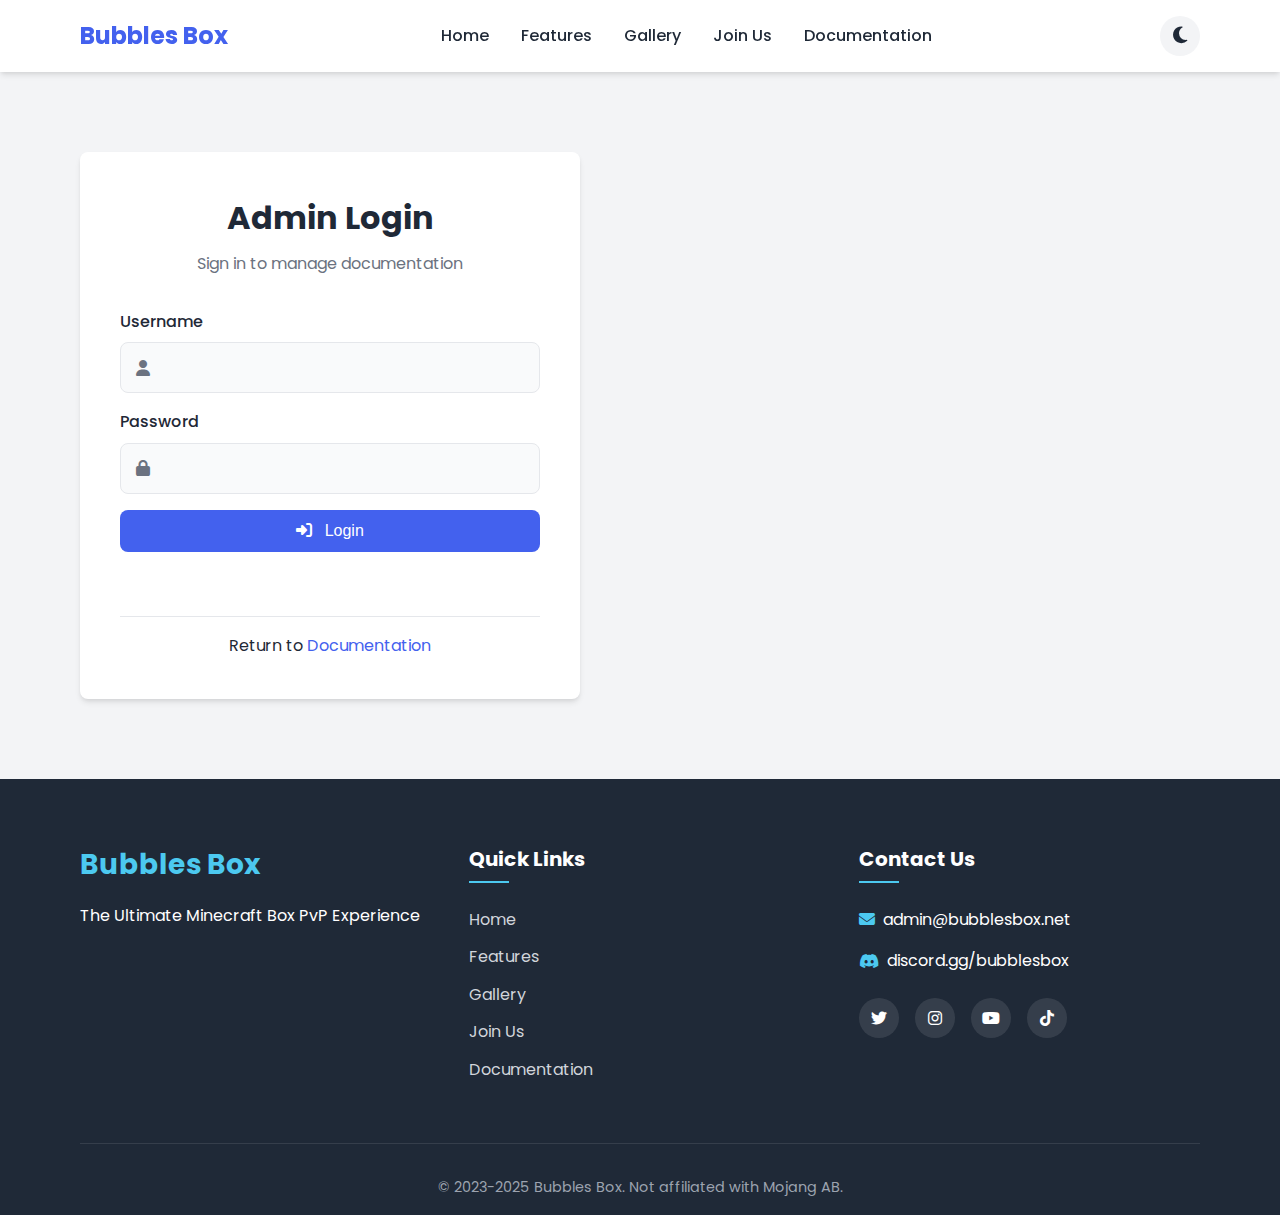
<file: admin-login.html>
<!DOCTYPE html>
<html lang="en">
<head>
    <meta charset="UTF-8">
    <meta name="viewport" content="width=device-width, initial-scale=1.0">
    <title>Admin Login - Bubbles Box</title>
    <link rel="stylesheet" href="styles.css">
    <link rel="stylesheet" href="https://fonts.googleapis.com/css2?family=Poppins:wght@300;400;500;600;700&display=swap">
    <link rel="stylesheet" href="https://cdnjs.cloudflare.com/ajax/libs/font-awesome/6.4.0/css/all.min.css">
</head>
<body>
    <header>
    <nav class="navbar">
        <div class="container">
            <a href="index.html" class="logo">Bubbles Box</a>
            <ul class="nav-menu">
                <li><a href="index.html" class="nav-link">Home</a></li>
                <li><a href="index.html#features" class="nav-link">Features</a></li>
                <li><a href="index.html#gallery" class="nav-link">Gallery</a></li>
                <li><a href="index.html#join" class="nav-link">Join Us</a></li>
                <li><a href="documentation.html" class="nav-link">Documentation</a></li>
            </ul>
            <div class="nav-actions">
                <button id="theme-toggle" class="theme-toggle">
                    <i class="fas fa-moon"></i>
                </button>
                <div class="hamburger">
                    <span class="bar"></span>
                    <span class="bar"></span>
                    <span class="bar"></span>
                </div>
            </div>
        </div>
    </nav>
</header>

    <section class="login-section section">
        <div class="container">
            <div class="login-container">
                <div class="login-header">
                    <h2>Admin Login</h2>
                    <p>Sign in to manage documentation</p>
                </div>
                <form id="login-form" class="login-form">
                    <div class="form-group">
                        <label for="username">Username</label>
                        <div class="input-with-icon">
                            <i class="fas fa-user"></i>
                            <input type="text" id="username" name="username" required>
                        </div>
                    </div>
                    <div class="form-group">
                        <label for="password">Password</label>
                        <div class="input-with-icon">
                            <i class="fas fa-lock"></i>
                            <input type="password" id="password" name="password" required>
                        </div>
                    </div>
                    <div class="form-group">
                        <button type="submit" class="btn btn-primary btn-block">
                            <i class="fas fa-sign-in-alt"></i> Login
                        </button>
                    </div>
                    <div id="login-message" class="login-message"></div>
                </form>
                <div class="login-footer">
                    <p>Return to <a href="documentation.html">Documentation</a></p>
                </div>
            </div>
        </div>
    </section>

    <footer class="footer">
        <div class="container">
            <div class="footer-content">
                <div class="footer-logo">
                    <h2>Bubbles Box</h2>
                    <p>The Ultimate Minecraft Box PvP Experience</p>
                </div>
                <div class="footer-links">
                    <h3>Quick Links</h3>
                    <ul>
                        <li><a href="index.html">Home</a></li>
                        <li><a href="index.html#features">Features</a></li>
                        <li><a href="index.html#gallery">Gallery</a></li>
                        <li><a href="index.html#join">Join Us</a></li>
                        <li><a href="documentation.html">Documentation</a></li>
                    </ul>
                </div>
                <div class="footer-contact">
                    <h3>Contact Us</h3>
                    <p><i class="fas fa-envelope"></i> admin@bubblesbox.net</p>
                    <p><i class="fab fa-discord"></i> discord.gg/bubblesbox</p>
                    <div class="social-icons">
                        <a href="#"><i class="fab fa-twitter"></i></a>
                        <a href="#"><i class="fab fa-instagram"></i></a>
                        <a href="#"><i class="fab fa-youtube"></i></a>
                        <a href="#"><i class="fab fa-tiktok"></i></a>
                    </div>
                </div>
            </div>
            <div class="footer-bottom">
                <p>&copy; 2023-2025 Bubbles Box. Not affiliated with Mojang AB.</p>
            </div>
        </div>
    </footer>

    <script src="admin.js"></script>
    <script src="script.js"></script>
</body>
</html>
</file>
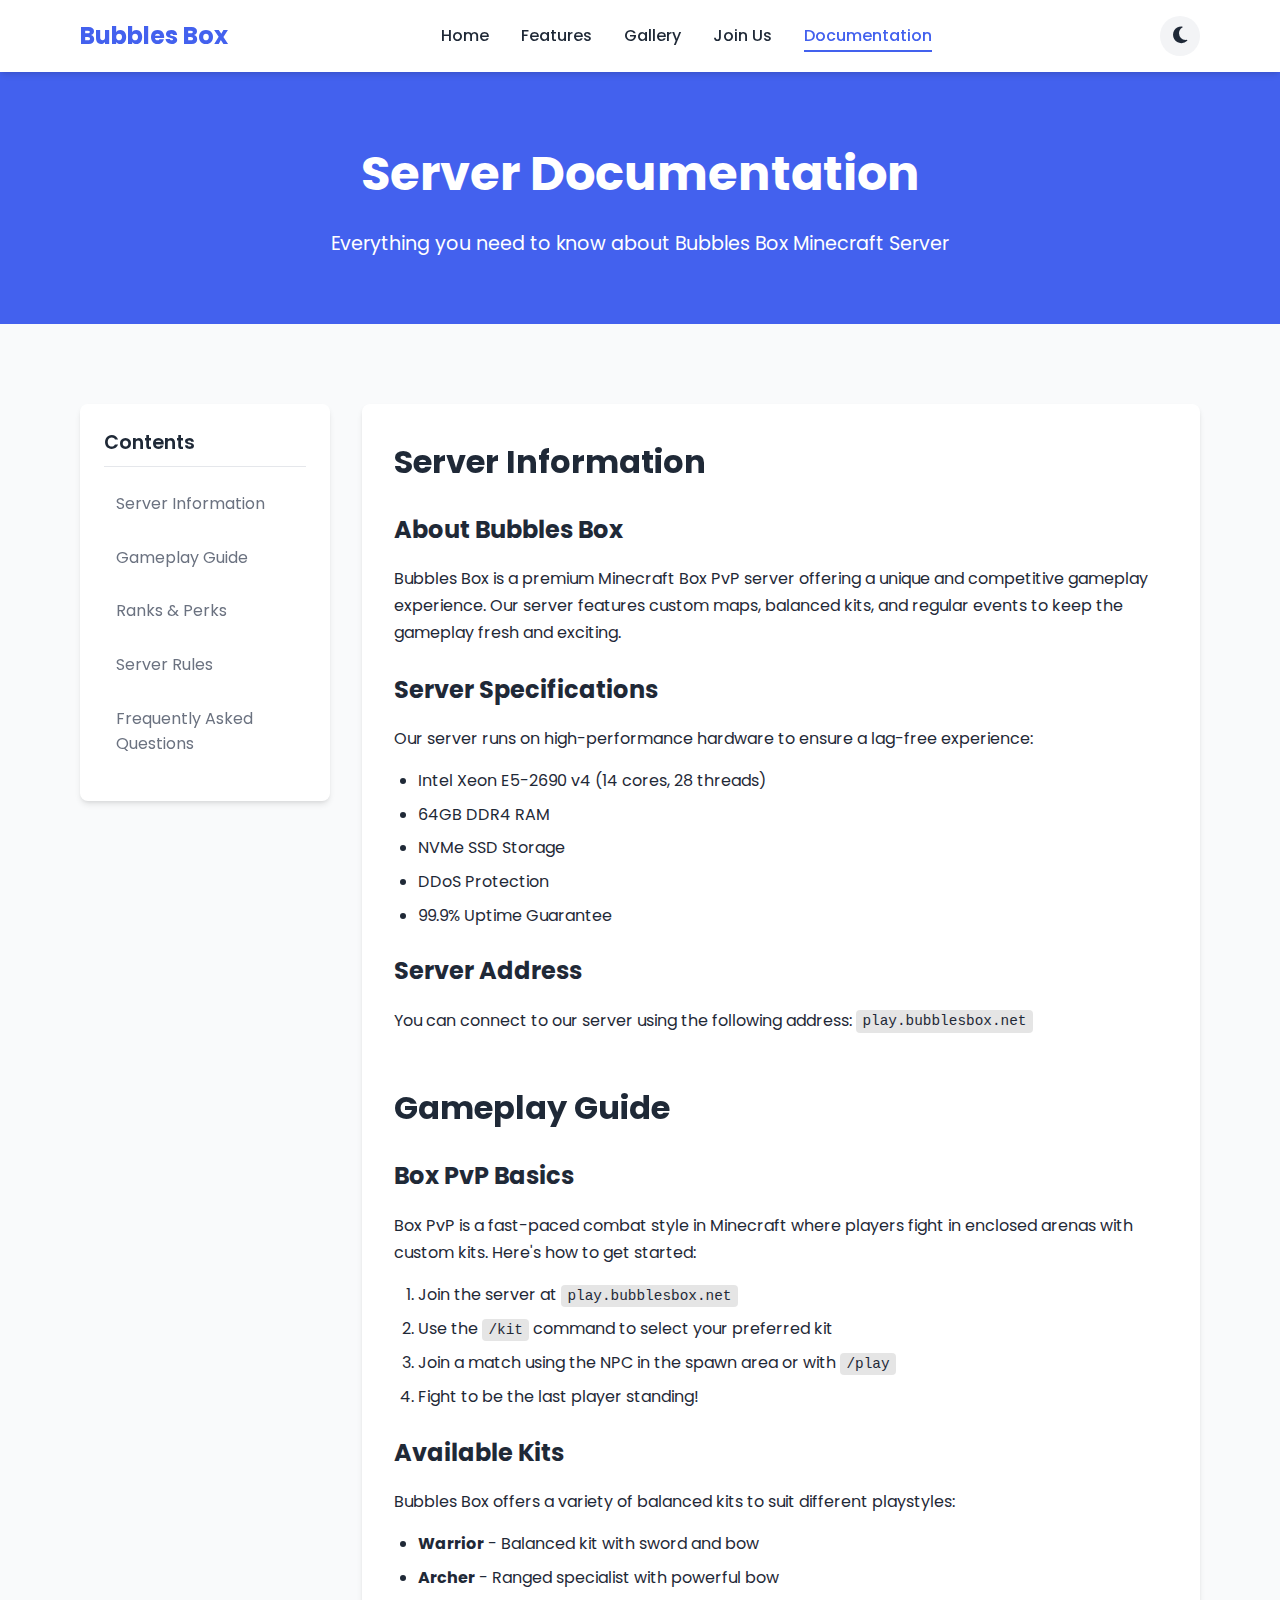
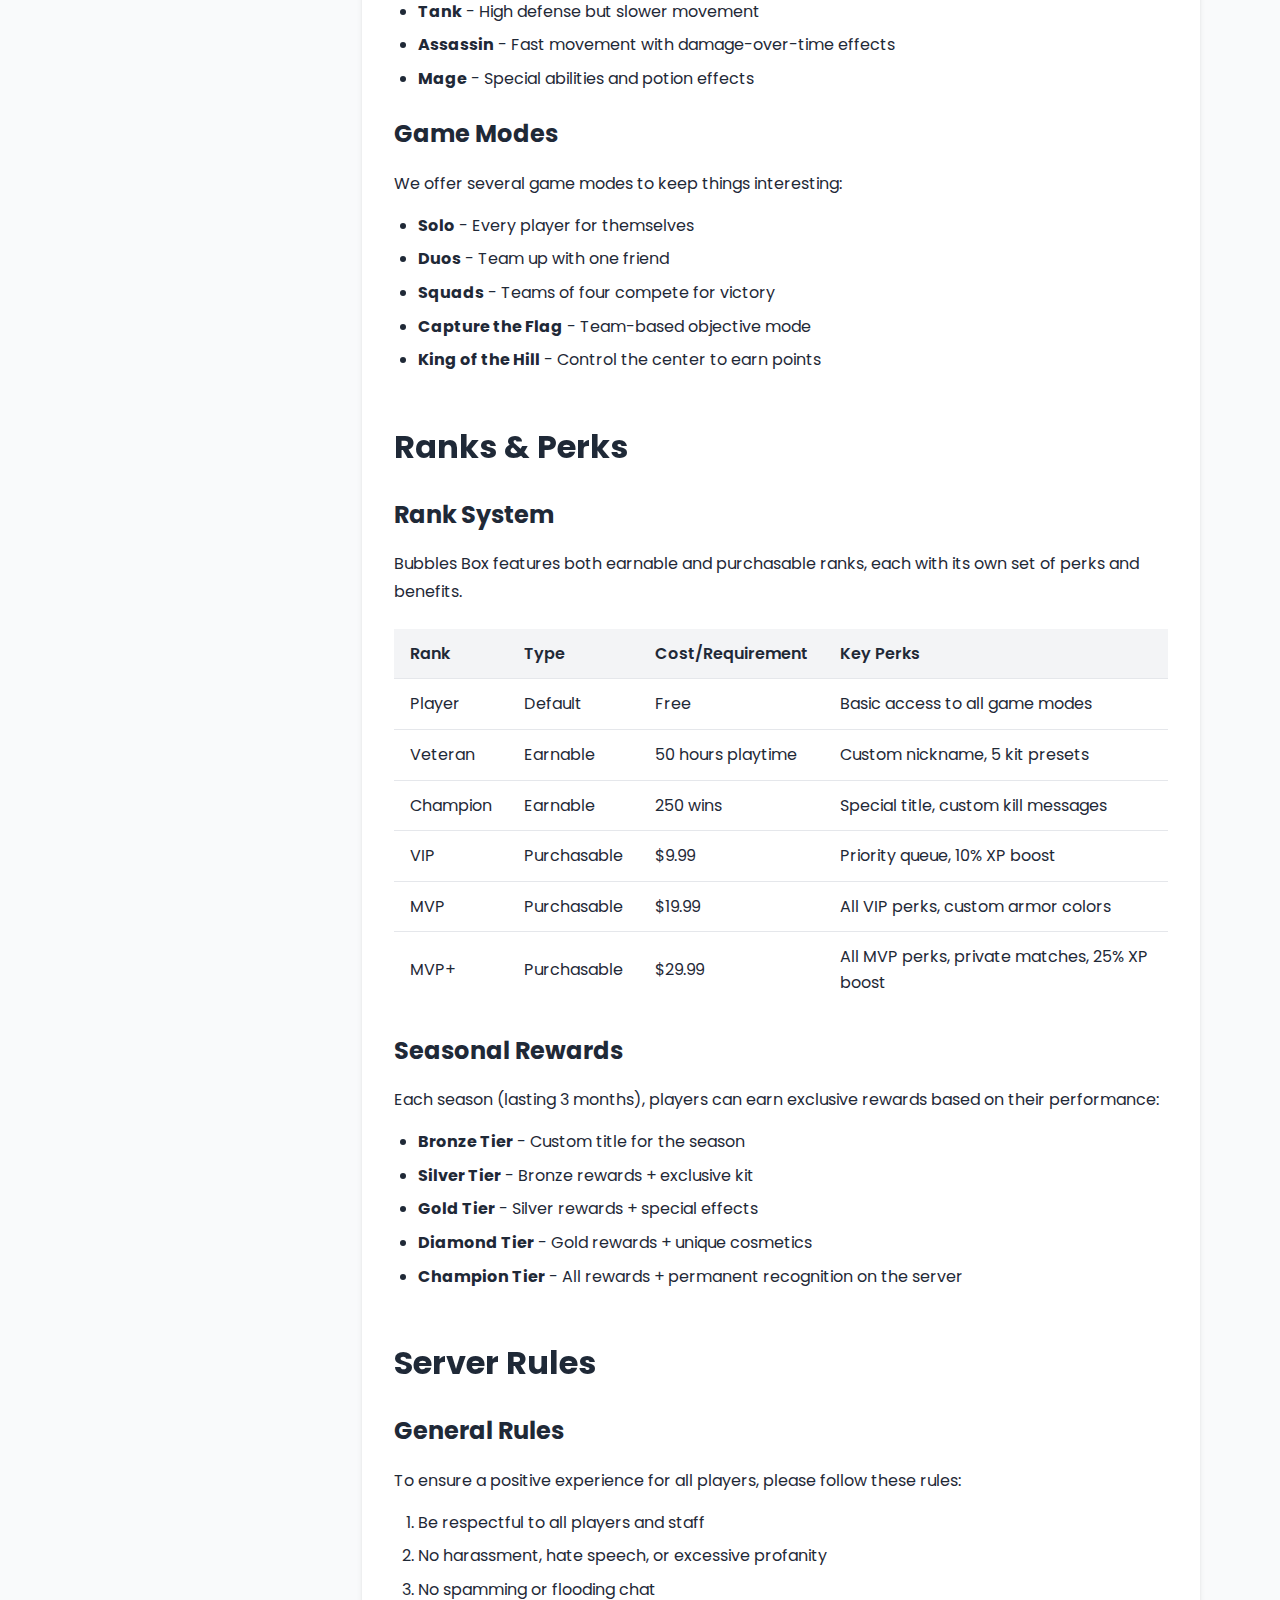
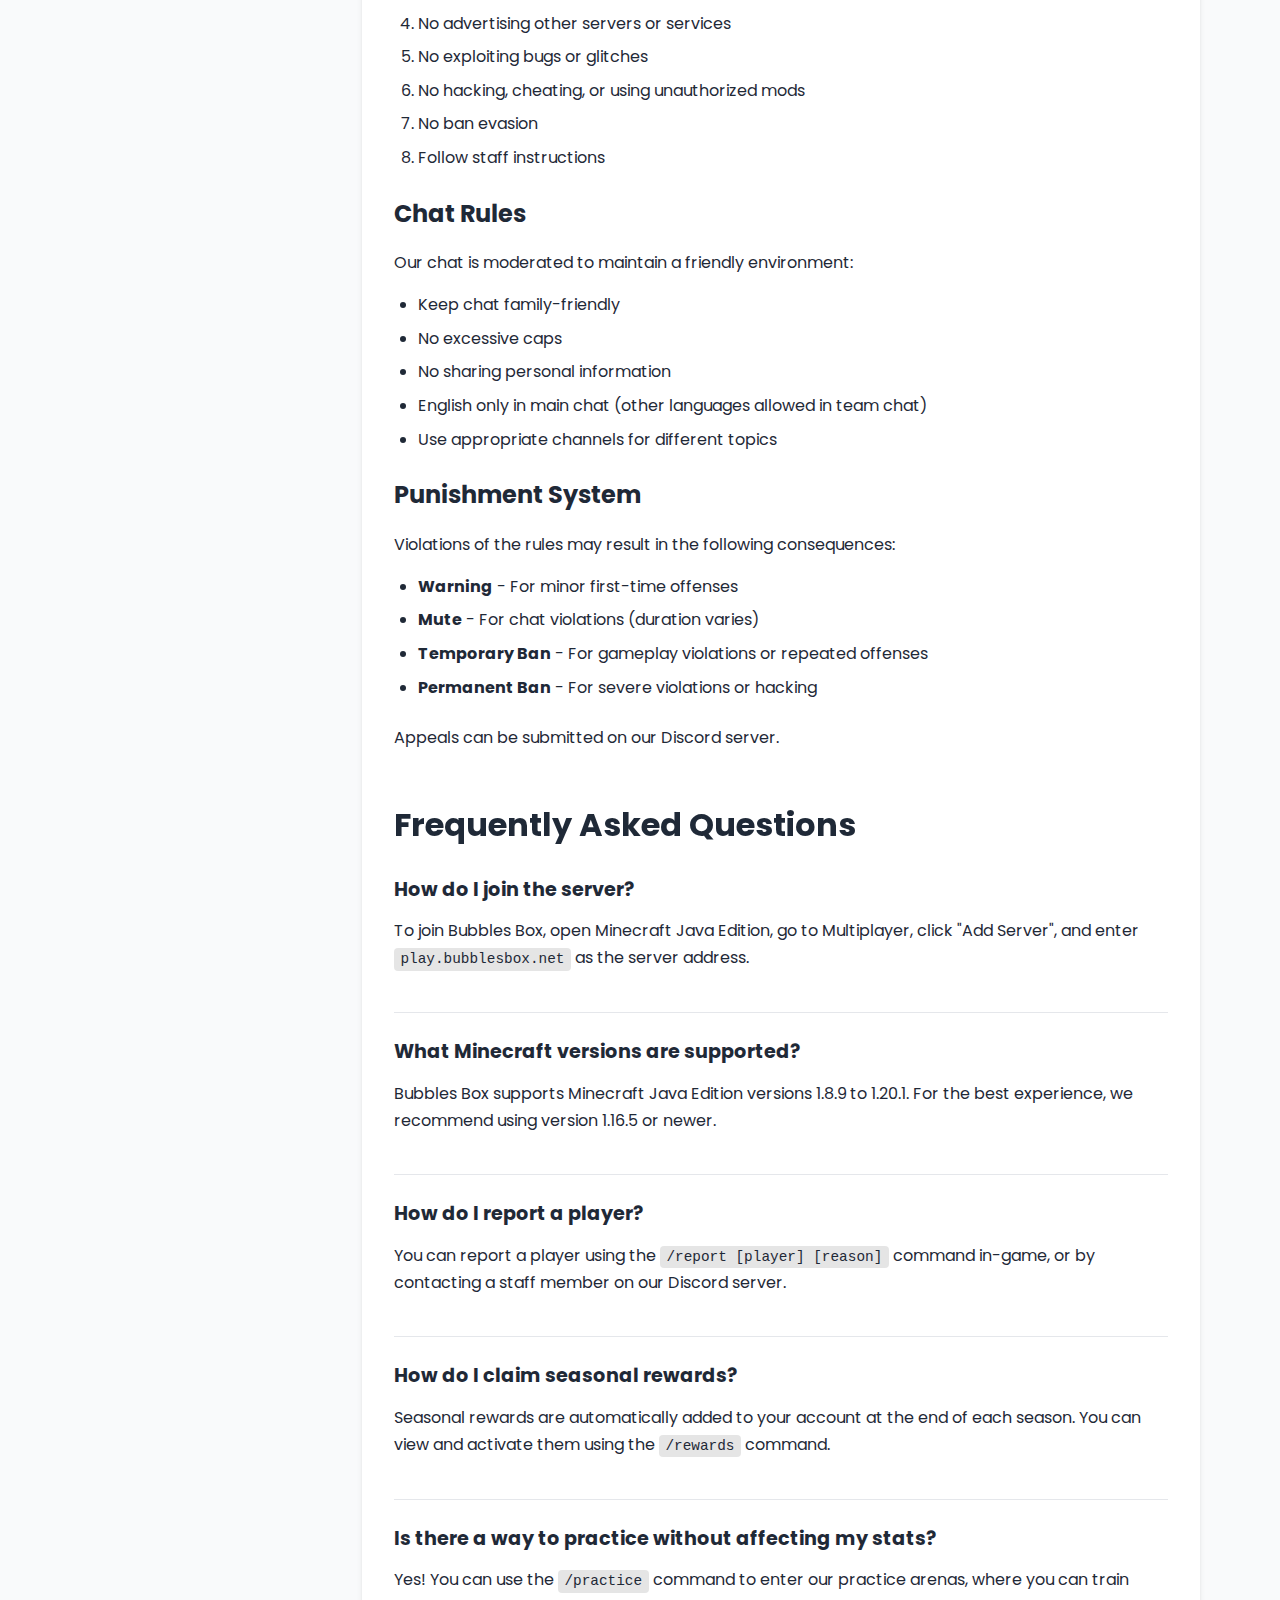
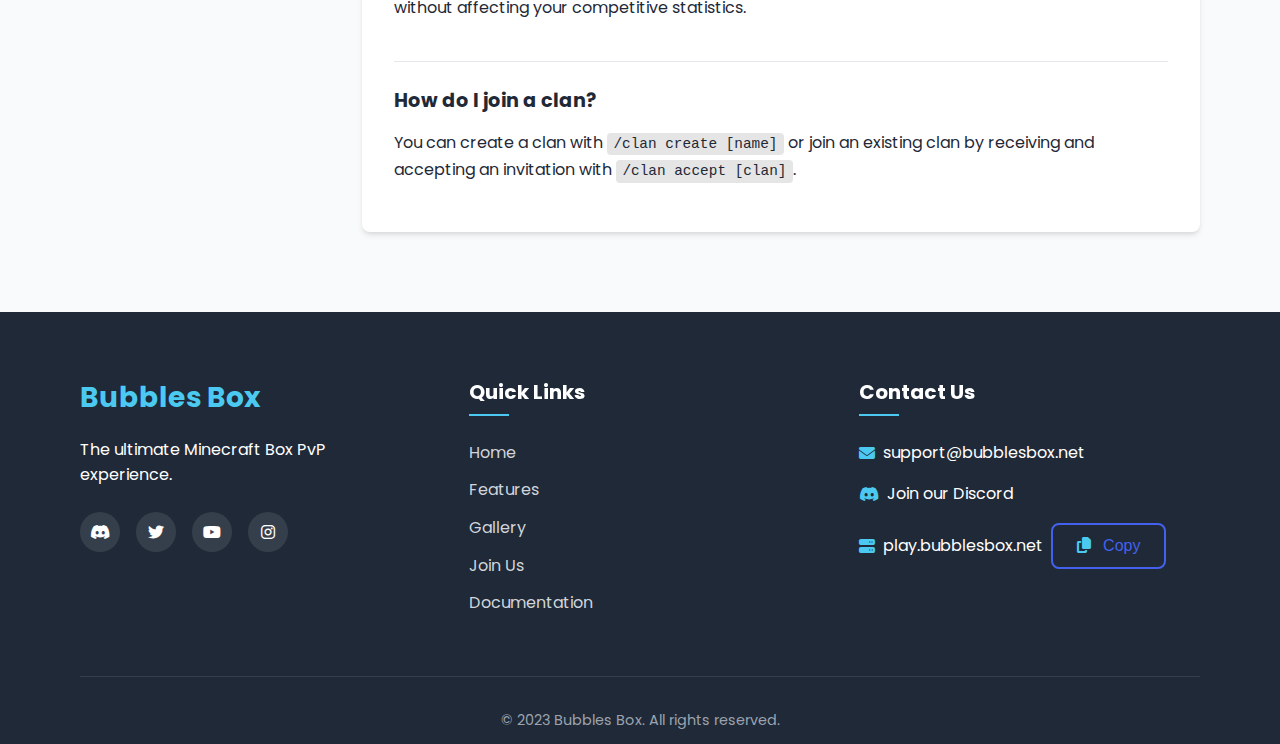
<file: documentation.html>
<!DOCTYPE html>
<html lang="en">
<head>
    <meta charset="UTF-8">
    <meta name="viewport" content="width=device-width, initial-scale=1.0">
    <title>Documentation - Bubbles Box Minecraft Server</title>
    <link rel="stylesheet" href="https://cdnjs.cloudflare.com/ajax/libs/font-awesome/6.4.0/css/all.min.css">
    <link href="https://fonts.googleapis.com/css2?family=Poppins:wght@300;400;500;600;700&display=swap" rel="stylesheet">
    <link rel="stylesheet" href="styles.css">
</head>
<body>
    <header>
        <nav class="navbar">
            <div class="container">
                <a href="index.html" class="logo">Bubbles Box</a>
                <ul class="nav-menu">
                    <li><a href="index.html" class="nav-link">Home</a></li>
                    <li><a href="index.html#features" class="nav-link">Features</a></li>
                    <li><a href="index.html#gallery" class="nav-link">Gallery</a></li>
                    <li><a href="index.html#join" class="nav-link">Join Us</a></li>
                    <li><a href="documentation.html" class="nav-link active">Documentation</a></li>
                </ul>
                <div class="nav-actions">
                    <button id="theme-toggle" class="theme-toggle">
                        <i class="fas fa-moon"></i>
                    </button>
                    <div class="hamburger">
                        <span class="bar"></span>
                        <span class="bar"></span>
                        <span class="bar"></span>
                    </div>
                </div>
            </div>
        </nav>
    </header>

    <!-- Admin Bar will be inserted here by JavaScript if user is admin -->

    <section class="documentation-hero">
        <div class="container">
            <h1>Server Documentation</h1>
            <p>Everything you need to know about Bubbles Box Minecraft Server</p>
        </div>
    </section>

    <section class="section">
        <div class="container">
            <div class="doc-layout">
                <div class="doc-sidebar">
                    <div class="sidebar-header">
                        <h3>Contents</h3>
                    </div>
                    <ul class="doc-nav">
                        <!-- Navigation will be generated by JavaScript -->
                    </ul>
                    <div class="admin-controls" style="display: none;">
                        <button id="add-section-btn" class="btn btn-primary btn-block">
                            <i class="fas fa-plus"></i> Add Section
                        </button>
                        <button id="export-docs-btn" class="btn btn-secondary btn-block">
                            <i class="fas fa-download"></i> Export Documentation
                        </button>
                        <button id="import-docs-btn" class="btn btn-secondary btn-block">
                            <i class="fas fa-upload"></i> Import Documentation
                        </button>
                        <a href="admin-login.html" class="btn btn-outline btn-block">
                            <i class="fas fa-user-shield"></i> Admin Login
                        </a>
                    </div>
                </div>
                <div class="doc-main">
                    <!-- Documentation content will be generated by JavaScript -->
                </div>
            </div>
        </div>
    </section>

    <!-- Modal for adding/editing sections -->
    <div id="doc-modal" class="modal">
        <div class="modal-content">
            <span class="close-modal">&times;</span>
            <h2 id="modal-title">Add New Section</h2>
            <form id="section-form" data-action="add" data-section-id="">
                <div class="form-group">
                    <label for="section-title">Section Title</label>
                    <input type="text" id="section-title" required>
                </div>
                <div class="form-group">
                    <label for="section-content">Content (HTML)</label>
                    <textarea id="section-content" rows="15" required></textarea>
                </div>
                <div class="form-buttons">
                    <button type="button" class="btn btn-outline close-modal">Cancel</button>
                    <button type="submit" class="btn btn-primary">Save</button>
                </div>
            </form>
        </div>
    </div>

    <footer class="footer">
        <div class="container">
            <div class="footer-content">
                <div class="footer-logo">
                    <h2>Bubbles Box</h2>
                    <p>The ultimate Minecraft Box PvP experience.</p>
                    <div class="social-icons">
                        <a href="#"><i class="fab fa-discord"></i></a>
                        <a href="#"><i class="fab fa-twitter"></i></a>
                        <a href="#"><i class="fab fa-youtube"></i></a>
                        <a href="#"><i class="fab fa-instagram"></i></a>
                    </div>
                </div>
                <div class="footer-links">
                    <h3>Quick Links</h3>
                    <ul>
                        <li><a href="index.html">Home</a></li>
                        <li><a href="index.html#features">Features</a></li>
                        <li><a href="index.html#gallery">Gallery</a></li>
                        <li><a href="index.html#join">Join Us</a></li>
                        <li><a href="documentation.html">Documentation</a></li>
                    </ul>
                </div>
                <div class="footer-contact">
                    <h3>Contact Us</h3>
                    <p><i class="fas fa-envelope"></i> support@bubblesbox.net</p>
                    <p><i class="fab fa-discord"></i> Join our Discord</p>
                    <p>
                        <i class="fas fa-server"></i> 
                        <span id="server-address-footer">play.bubblesbox.net</span>
                        <button id="copy-ip-footer" class="btn btn-outline btn-sm">
                            <i class="fas fa-copy"></i> Copy
                        </button>
                    </p>
                </div>
            </div>
            <div class="footer-bottom">
                <p>&copy; 2023 Bubbles Box. All rights reserved.</p>
            </div>
        </div>
    </footer>

    <script src="script.js"></script>
    <script src="documentation.js"></script>
</body>
</html>
</file>
<file: styles.css>
/* Theme Variables */
:root {
    /* Light Theme (Default) */
    --primary: #4361ee;
    --primary-dark: #3a56d4;
    --secondary: #4cc9f0;
    --accent: #f72585;
    --dark: #1f2937;
    --light: #f9fafb;
    --gray: #6b7280;
    --gray-light: #e5e7eb;
    --success: #10b981;
    --warning: #f59e0b;
    --danger: #ef4444;
    --discord: #5865F2;
    
    /* Common Variables */
    --border-radius: 8px;
    --box-shadow: 0 4px 6px -1px rgba(0, 0, 0, 0.1), 0 2px 4px -1px rgba(0, 0, 0, 0.06);
    --transition: all 0.3s ease;
    
    /* Theme-specific Variables */
    --bg-primary: var(--light);
    --bg-secondary: #f3f4f6;
    --text-primary: var(--dark);
    --text-secondary: var(--gray);
    --card-bg: white;
    --border-color: var(--gray-light);
    --navbar-bg: white;
    --footer-bg: var(--dark);
    --footer-text: white;
}

/* Dark Theme */
[data-theme="dark"] {
    --bg-primary: #121212;
    --bg-secondary: #1f1f1f;
    --text-primary: #f9fafb;
    --text-secondary: #d1d5db;
    --card-bg: #2d2d2d;
    --border-color: #4b5563;
    --navbar-bg: #1f1f1f;
    --box-shadow: 0 4px 6px -1px rgba(0, 0, 0, 0.2), 0 2px 4px -1px rgba(0, 0, 0, 0.1);
}

* {
    margin: 0;
    padding: 0;
    box-sizing: border-box;
}

body {
    font-family: 'Poppins', sans-serif;
    color: var(--text-primary);
    line-height: 1.6;
    background-color: var(--bg-primary);
    transition: background-color 0.3s ease, color 0.3s ease;
}

.container {
    width: 90%;
    max-width: 1200px;
    margin: 0 auto;
    padding: 0 1rem;
}

a {
    text-decoration: none;
    color: var(--primary);
    transition: var(--transition);
}

a:hover {
    color: var(--primary-dark);
}

ul {
    list-style: none;
}

img {
    max-width: 100%;
    height: auto;
    display: block;
    border-radius: var(--border-radius);
}

.section {
    padding: 5rem 0;
}

.bg-light {
    background-color: var(--bg-secondary);
}

.section-header {
    text-align: center;
    margin-bottom: 3rem;
}

.section-header h2 {
    font-size: 2.5rem;
    color: var(--text-primary);
    margin-bottom: 1rem;
    position: relative;
    display: inline-block;
}

.section-header h2::after {
    content: '';
    position: absolute;
    bottom: -10px;
    left: 50%;
    transform: translateX(-50%);
    width: 50px;
    height: 3px;
    background-color: var(--primary);
}

.section-header p {
    color: var(--text-secondary);
    font-size: 1.1rem;
}

/* Buttons */
.btn {
    display: inline-block;
    padding: 0.75rem 1.5rem;
    border-radius: var(--border-radius);
    font-weight: 500;
    text-align: center;
    cursor: pointer;
    transition: var(--transition);
    border: none;
    font-size: 1rem;
}

.btn-primary {
    background-color: var(--primary);
    color: white;
}

.btn-primary:hover {
    background-color: var(--primary-dark);
    color: white;
}

.btn-secondary {
    background-color: var(--secondary);
    color: var(--dark);
}

.btn-secondary:hover {
    background-color: #3ab7dc;
    color: var(--dark);
}

.btn-outline {
    background-color: transparent;
    border: 2px solid var(--primary);
    color: var(--primary);
}

.btn-outline:hover {
    background-color: var(--primary);
    color: white;
}

.btn-discord {
    background-color: var(--discord);
    color: white;
}

.btn-discord:hover {
    background-color: #4752c4;
    color: white;
}

.btn-danger {
    background-color: var(--danger);
    color: white;
}

.btn-danger:hover {
    background-color: #dc2626;
    color: white;
}

.btn-block {
    display: block;
    width: 100%;
}

.btn i {
    margin-right: 0.5rem;
}

/* Theme Toggle Button */
.theme-toggle {
    display: flex;
    align-items: center;
    justify-content: center;
    width: 40px;
    height: 40px;
    border-radius: 50%;
    background-color: var(--bg-secondary);
    color: var(--text-primary);
    cursor: pointer;
    transition: var(--transition);
    border: none;
    font-size: 1.2rem;
    margin-left: 1rem;
}

.theme-toggle:hover {
    background-color: var(--primary);
    color: white;
}

/* Navigation */
.navbar {
    background-color: var(--navbar-bg);
    box-shadow: var(--box-shadow);
    padding: 1rem 0;
    position: sticky;
    top: 0;
    z-index: 100;
    transition: background-color 0.3s ease;
}

.navbar .container {
    display: flex;
    justify-content: space-between;
    align-items: center;
}

.logo {
    font-size: 1.5rem;
    font-weight: 700;
    color: var(--primary);
}

.nav-menu {
    display: flex;
    align-items: center;
    gap: 2rem;
}

.nav-link {
    color: var(--text-primary);
    font-weight: 500;
    position: relative;
    transition: color 0.3s ease;
}

.nav-link:hover, .nav-link.active {
    color: var(--primary);
}

.nav-link::after {
    content: '';
    position: absolute;
    bottom: -5px;
    left: 0;
    width: 0;
    height: 2px;
    background-color: var(--primary);
    transition: var(--transition);
}

.nav-link:hover::after, .nav-link.active::after {
    width: 100%;
}

.nav-actions {
    display: flex;
    align-items: center;
}

.hamburger {
    display: none;
    cursor: pointer;
}

.bar {
    display: block;
    width: 25px;
    height: 3px;
    margin: 5px auto;
    transition: var(--transition);
    background-color: var(--text-primary);
}

/* Hero Section */
.hero {
    background-image: linear-gradient(rgba(0, 0, 0, 0.7), rgba(0, 0, 0, 0.7)), url('placeholder.svg?height=1080&width=1920');
    background-size: cover;
    background-position: center;
    color: white;
    padding: 8rem 0 4rem;
    position: relative;
}

.hero-content {
    max-width: 800px;
    margin: 0 auto;
    text-align: center;
}

.hero h1 {
    font-size: 3.5rem;
    margin-bottom: 1rem;
    line-height: 1.2;
}

.hero-subtitle {
    font-size: 1.5rem;
    margin-bottom: 2rem;
    color: rgba(255, 255, 255, 0.9);
}

.highlight {
    color: var(--secondary);
}

.server-ip {
    background-color: rgba(0, 0, 0, 0.5);
    padding: 1rem;
    border-radius: var(--border-radius);
    margin-bottom: 2rem;
    display: flex;
    justify-content: center;
    align-items: center;
    flex-wrap: wrap;
    gap: 1rem;
}

#server-address {
    font-size: 1.25rem;
    font-weight: 600;
    letter-spacing: 1px;
}

.hero-buttons {
    display: flex;
    justify-content: center;
    gap: 1rem;
    flex-wrap: wrap;
}

.server-status {
    position: absolute;
    bottom: 0;
    left: 0;
    right: 0;
    background-color: rgba(0, 0, 0, 0.5);
    padding: 0.75rem 0;
    text-align: center;
}

.status-indicator {
    display: inline-flex;
    align-items: center;
    justify-content: center;
    gap: 0.5rem;
    font-size: 1rem;
}

.status-dot {
    width: 12px;
    height: 12px;
    border-radius: 50%;
    display: inline-block;
}

.status-dot.online {
    background-color: var(--success);
    box-shadow: 0 0 10px var(--success);
}

.status-dot.offline {
    background-color: var(--danger);
    box-shadow: 0 0 10px var(--danger);
}

#online-players {
    font-weight: 600;
    color: var(--secondary);
}

/* About Section */
.about-content {
    display: flex;
    align-items: center;
    gap: 3rem;
    flex-wrap: wrap;
}

.about-text, .about-image {
    flex: 1 1 400px;
}

.about-text p {
    margin-bottom: 1.5rem;
    font-size: 1.1rem;
    color: var(--text-primary);
}

.about-image img {
    border-radius: var(--border-radius);
    box-shadow: var(--box-shadow);
}

/* Features Section */
.features-grid {
    display: grid;
    grid-template-columns: repeat(auto-fit, minmax(250px, 1fr));
    gap: 2rem;
}

.feature-card {
    background-color: var(--card-bg);
    padding: 2rem;
    border-radius: var(--border-radius);
    box-shadow: var(--box-shadow);
    text-align: center;
    transition: var(--transition);
}

.feature-card:hover {
    transform: translateY(-10px);
    box-shadow: 0 20px 25px -5px rgba(0, 0, 0, 0.1), 0 10px 10px -5px rgba(0, 0, 0, 0.04);
}

.feature-icon {
    width: 70px;
    height: 70px;
    margin: 0 auto 1.5rem;
    background-color: var(--primary);
    border-radius: 50%;
    display: flex;
    justify-content: center;
    align-items: center;
    color: white;
    font-size: 1.75rem;
}

.feature-card h3 {
    font-size: 1.5rem;
    margin-bottom: 1rem;
    color: var(--text-primary);
}

.feature-card p {
    color: var(--text-secondary);
}

/* Gallery Section */
.gallery-grid {
    display: grid;
    grid-template-columns: repeat(auto-fit, minmax(250px, 1fr));
    gap: 1.5rem;
}

.gallery-item {
    overflow: hidden;
    border-radius: var(--border-radius);
    box-shadow: var(--box-shadow);
    transition: var(--transition);
}

.gallery-item:hover {
    transform: scale(1.03);
    box-shadow: 0 20px 25px -5px rgba(0, 0, 0, 0.1), 0 10px 10px -5px rgba(0, 0, 0, 0.04);
}

.gallery-item img {
    transition: var(--transition);
}

.gallery-item:hover img {
    transform: scale(1.1);
}

/* Join Section */
.join-steps {
    display: grid;
    grid-template-columns: repeat(auto-fit, minmax(220px, 1fr));
    gap: 2rem;
    margin-bottom: 3rem;
}

.step-card {
    background-color: var(--card-bg);
    padding: 2rem;
    border-radius: var(--border-radius);
    box-shadow: var(--box-shadow);
    text-align: center;
    position: relative;
}

.step-number {
    position: absolute;
    top: -20px;
    left: 50%;
    transform: translateX(-50%);
    width: 40px;
    height: 40px;
    background-color: var(--primary);
    color: white;
    border-radius: 50%;
    display: flex;
    justify-content: center;
    align-items: center;
    font-size: 1.25rem;
    font-weight: 600;
}

.step-card h3 {
    margin-top: 0.5rem;
    margin-bottom: 1rem;
    color: var(--text-primary);
}

.step-card p {
    color: var(--text-secondary);
}

.server-ip-highlight {
    font-weight: 600;
    color: var(--primary);
    background-color: rgba(67, 97, 238, 0.1);
    padding: 0.2rem 0.5rem;
    border-radius: 4px;
}

.discord-join {
    text-align: center;
    background-color: var(--discord);
    color: white;
    padding: 2.5rem;
    border-radius: var(--border-radius);
    margin-top: 3rem;
}

.discord-join h3 {
    font-size: 1.75rem;
    margin-bottom: 1rem;
}

.discord-join p {
    margin-bottom: 1.5rem;
    font-size: 1.1rem;
}

/* CTA Section */
.cta {
    background-color: var(--primary);
    color: white;
    text-align: center;
    padding: 4rem 0;
}

.cta h2 {
    font-size: 2.5rem;
    margin-bottom: 1rem;
}

.cta p {
    font-size: 1.2rem;
    margin-bottom: 2rem;
    max-width: 700px;
    margin-left: auto;
    margin-right: auto;
}

.cta-buttons {
    display: flex;
    justify-content: center;
    gap: 1rem;
    flex-wrap: wrap;
}

/* Footer */
.footer {
    background-color: var(--footer-bg);
    color: var(--footer-text);
    padding: 4rem 0 1rem;
}

.footer-content {
    display: grid;
    grid-template-columns: repeat(auto-fit, minmax(250px, 1fr));
    gap: 3rem;
    margin-bottom: 3rem;
}

.footer-logo h2 {
    color: var(--secondary);
    margin-bottom: 1rem;
    font-size: 1.75rem;
}

.footer-links h3, .footer-contact h3 {
    margin-bottom: 1.5rem;
    position: relative;
    padding-bottom: 0.5rem;
    font-size: 1.25rem;
}

.footer-links h3::after, .footer-contact h3::after {
    content: '';
    position: absolute;
    bottom: 0;
    left: 0;
    width: 40px;
    height: 2px;
    background-color: var(--secondary);
}

.footer-links ul li {
    margin-bottom: 0.75rem;
}

.footer-links ul li a {
    color: #d1d5db;
    transition: var(--transition);
}

.footer-links ul li a:hover {
    color: var(--secondary);
}

.footer-contact p {
    margin-bottom: 1rem;
    display: flex;
    align-items: center;
    gap: 0.5rem;
}

.footer-contact p i {
    color: var(--secondary);
}

.social-icons {
    display: flex;
    gap: 1rem;
    margin-top: 1.5rem;
}

.social-icons a {
    display: flex;
    justify-content: center;
    align-items: center;
    width: 40px;
    height: 40px;
    background-color: rgba(255, 255, 255, 0.1);
    border-radius: 50%;
    color: white;
    transition: var(--transition);
}

.social-icons a:hover {
    background-color: var(--secondary);
    transform: translateY(-3px);
}

.footer-bottom {
    text-align: center;
    padding-top: 2rem;
    border-top: 1px solid rgba(255, 255, 255, 0.1);
    color: #9ca3af;
    font-size: 0.9rem;
}

/* Documentation Styles */
.documentation-hero {
    background-color: var(--primary);
    color: white;
    padding: 4rem 0;
    text-align: center;
}

.documentation-hero h1 {
    font-size: 3rem;
    margin-bottom: 1rem;
}

.documentation-hero p {
    font-size: 1.2rem;
    max-width: 700px;
    margin: 0 auto;
}

.doc-layout {
    display: grid;
    grid-template-columns: 250px 1fr;
    gap: 2rem;
}

.doc-sidebar {
    position: sticky;
    top: 100px;
    height: fit-content;
    background-color: var(--card-bg);
    border-radius: var(--border-radius);
    box-shadow: var(--box-shadow);
    padding: 1.5rem;
}

.sidebar-header {
    margin-bottom: 1.5rem;
    padding-bottom: 1rem;
    border-bottom: 1px solid var(--border-color);
}

.sidebar-header h3 {
    font-size: 1.25rem;
    color: var(--text-primary);
}

.doc-nav li {
    margin-bottom: 0.75rem;
}

.doc-nav a {
    display: block;
    padding: 0.5rem 0.75rem;
    border-radius: 4px;
    color: var(--text-secondary);
    transition: var(--transition);
}

.doc-nav a:hover, .doc-nav a.active {
    background-color: rgba(67, 97, 238, 0.1);
    color: var(--primary);
}

.admin-controls {
    margin-top: 2rem;
    padding-top: 1rem;
    border-top: 1px solid var(--border-color);
}

.admin-controls button {
    width: 100%;
    margin-bottom: 0.75rem;
}

.doc-main {
    background-color: var(--card-bg);
    border-radius: var(--border-radius);
    box-shadow: var(--box-shadow);
    padding: 2rem;
}

.doc-section {
    margin-bottom: 3rem;
    scroll-margin-top: 100px;
}

.doc-section:last-child {
    margin-bottom: 0;
}

.doc-section .section-header {
    display: flex;
    justify-content: space-between;
    align-items: center;
    margin-bottom: 1.5rem;
    text-align: left;
}

.doc-section .section-header h2 {
    font-size: 2rem;
    margin-bottom: 0;
    color: var(--text-primary);
}

.doc-section .section-header h2::after {
    display: none;
}

.edit-controls {
    display: flex;
    gap: 0.5rem;
}

.edit-btn, .delete-btn {
    background-color: transparent;
    border: none;
    cursor: pointer;
    font-size: 1rem;
    padding: 0.5rem;
    border-radius: 4px;
    transition: var(--transition);
}

.edit-btn {
    color: var(--primary);
}

.edit-btn:hover {
    background-color: rgba(67, 97, 238, 0.1);
}

.delete-btn {
    color: var(--danger);
}

.delete-btn:hover {
    background-color: rgba(239, 68, 68, 0.1);
}

.section-content h3 {
    font-size: 1.5rem;
    margin: 1.5rem 0 1rem;
    color: var(--text-primary);
}

.section-content p {
    margin-bottom: 1rem;
    line-height: 1.7;
    color: var(--text-primary);
}

.section-content ul, .section-content ol {
    margin-bottom: 1.5rem;
    padding-left: 1.5rem;
    color: var(--text-primary);
}

.section-content ul {
    list-style-type: disc;
}

.section-content ol {
    list-style-type: decimal;
}

.section-content li {
    margin-bottom: 0.5rem;
}

.section-content code {
    background-color: rgba(0, 0, 0, 0.1);
    padding: 0.2rem 0.4rem;
    border-radius: 4px;
    font-family: monospace;
    font-size: 0.9rem;
}

.rank-table {
    overflow-x: auto;
    margin: 1.5rem 0;
}

.rank-table table {
    width: 100%;
    border-collapse: collapse;
}

.rank-table th, .rank-table td {
    padding: 0.75rem 1rem;
    text-align: left;
    border-bottom: 1px solid var(--border-color);
}

.rank-table th {
    background-color: var(--bg-secondary);
    font-weight: 600;
}

.rank-table tr:last-child td {
    border-bottom: none;
}

.faq-item {
    margin-bottom: 1.5rem;
    padding-bottom: 1.5rem;
    border-bottom: 1px solid var(--border-color);
}

.faq-item:last-child {
    margin-bottom: 0;
    padding-bottom: 0;
    border-bottom: none;
}

.faq-item h4 {
    font-size: 1.2rem;
    margin-bottom: 0.75rem;
    color: var(--text-primary);
}

/* Modal */
.modal {
    display: none;
    position: fixed;
    z-index: 1000;
    left: 0;
    top: 0;
    width: 100%;
    height: 100%;
    overflow: auto;
    background-color: rgba(0, 0, 0, 0.5);
}

.modal-content {
    background-color: var(--card-bg);
    margin: 5% auto;
    padding: 2rem;
    border-radius: var(--border-radius);
    box-shadow: var(--box-shadow);
    width: 90%;
    max-width: 800px;
    position: relative;
    color: var(--text-primary);
}

.close-modal {
    position: absolute;
    top: 1rem;
    right: 1.5rem;
    color: var(--text-secondary);
    font-size: 1.5rem;
    font-weight: bold;
    cursor: pointer;
}

.close-modal:hover {
    color: var(--text-primary);
}

#modal-title {
    margin-bottom: 1.5rem;
    padding-bottom: 1rem;
    border-bottom: 1px solid var(--border-color);
}

.form-group {
    margin-bottom: 1.5rem;
}

.form-group label {
    display: block;
    margin-bottom: 0.5rem;
    font-weight: 500;
    color: var(--text-primary);
}

.form-group input, .form-group textarea {
    width: 100%;
    padding: 0.75rem;
    border: 1px solid var(--border-color);
    border-radius: var(--border-radius);
    font-family: inherit;
    font-size: 1rem;
    background-color: var(--bg-primary);
    color: var(--text-primary);
}

.form-group textarea {
    resize: vertical;
}

.form-buttons {
    display: flex;
    justify-content: flex-end;
    gap: 1rem;
}

/* Login Styles */
.login-section {
    min-height: calc(100vh - 300px);
    display: flex;
    align-items: center;
    justify-content: center;
    background-color: var(--bg-secondary);
}

.login-container {
    background-color: var(--card-bg);
    border-radius: var(--border-radius);
    box-shadow: var(--box-shadow);
    padding: 2.5rem;
    width: 100%;
    max-width: 500px;
}

.login-header {
    text-align: center;
    margin-bottom: 2rem;
}

.login-header h2 {
    font-size: 2rem;
    color: var(--text-primary);
    margin-bottom: 0.5rem;
}

.login-header p {
    color: var(--text-secondary);
}

.login-form {
    margin-bottom: 1.5rem;
}

.input-with-icon {
    position: relative;
}

.input-with-icon i {
    position: absolute;
    left: 1rem;
    top: 50%;
    transform: translateY(-50%);
    color: var(--text-secondary);
}

.input-with-icon input {
    padding-left: 2.5rem;
    background-color: var(--bg-primary);
    color: var(--text-primary);
    border: 1px solid var(--border-color);
}

.login-message {
    text-align: center;
    margin-top: 1rem;
    padding: 0.75rem;
    border-radius: var(--border-radius);
    font-weight: 500;
}

.login-message.error {
    background-color: rgba(239, 68, 68, 0.1);
    color: var(--danger);
}

.login-message.success {
    background-color: rgba(16, 185, 129, 0.1);
    color: var(--success);
}

.login-footer {
    text-align: center;
    padding-top: 1rem;
    border-top: 1px solid var(--border-color);
}

/* Admin Bar */
.admin-bar {
    background-color: var(--dark);
    color: white;
    padding: 0.75rem 0;
    text-align: center;
}

.admin-bar-content {
    display: flex;
    justify-content: space-between;
    align-items: center;
    flex-wrap: wrap;
    gap: 1rem;
}

.admin-bar-info {
    color: var(--secondary);
    font-size: 0.9rem;
}

/* Import/Export Buttons */
#export-docs-btn, #import-docs-btn {
    margin-top: 0.5rem;
}

/* File Input Styling */
input[type="file"] {
    display: none;
}

/* Last Updated Time */
#last-updated-time {
    font-weight: 600;
}

/* Sync Instructions Modal */
.sync-instructions {
    margin-top: 1.5rem;
    padding: 1rem;
    background-color: rgba(76, 201, 240, 0.1);
    border-radius: var(--border-radius);
    border-left: 3px solid var(--secondary);
}

.sync-instructions h3 {
    margin-bottom: 0.75rem;
    color: var(--secondary);
}

.sync-instructions ol {
    padding-left: 1.5rem;
}

.sync-instructions li {
    margin-bottom: 0.5rem;
}

.sync-instructions code {
    background-color: rgba(0, 0, 0, 0.1);
    padding: 0.2rem 0.4rem;
    border-radius: 4px;
    font-family: monospace;
    font-size: 0.9rem;
}

.admin-bar-user {
    display: flex;
    align-items: center;
    gap: 0.5rem;
}

.admin-bar-user i {
    color: var(--secondary);
}

.admin-bar-actions {
    display: flex;
    gap: 1rem;
}

/* Responsive Design */
@media screen and (max-width: 768px) {
    .hamburger {
        display: block;
    }

    .nav-menu {
        position: fixed;
        left: -100%;
        top: 70px;
        flex-direction: column;
        background-color: var(--navbar-bg);
        width: 100%;
        text-align: center;
        transition: 0.3s;
        box-shadow: 0 10px 27px rgba(0, 0, 0, 0.05);
        padding: 2rem 0;
        gap: 1.5rem;
    }

    .nav-menu.active {
        left: 0;
    }

    .nav-link {
        font-size: 1.2rem;
    }

    .hero h1 {
        font-size: 2.5rem;
    }

    .hero-subtitle {
        font-size: 1.2rem;
    }

    .doc-layout {
        grid-template-columns: 1fr;
    }

    .doc-sidebar {
        position: static;
        margin-bottom: 2rem;
    }

    .admin-bar-content {
        flex-direction: column;
        gap: 0.75rem;
    }
    
    .nav-actions {
        margin-top: 1rem;
    }
}

/* Fix for Font Awesome icons */
.fas, .fab {
    font-family: "Font Awesome 6 Free", "Font Awesome 6 Brands";
}

.fas.fa-swords:before {
    content: "\f71d"; /* Using the crossed swords icon */
}

.fas.fa-box:before {
    content: "\f466"; /* Using the box icon */
}
#github-settings {
    background-color: var(--bg-secondary);
    padding: 1rem;
    border-radius: var(--border-radius);
    margin-top: 1rem;
}

#github-settings .form-group {
    margin-bottom: 1rem;
}

#github-settings label {
    display: block;
    margin-bottom: 0.5rem;
    font-weight: 500;
    color: var(--text-primary);
}

#github-settings input {
    width: 100%;
    padding: 0.75rem;
    border: 1px solid var(--border-color);
    border-radius: var(--border-radius);
    background-color: var(--bg-primary);
    color: var(--text-primary);
}

/* Deployment Messages */
.deploy-message {
    margin-top: 1rem;
    padding: 0.75rem;
    border-radius: var(--border-radius);
    text-align: center;
    font-weight: 500;
    background-color: rgba(67, 97, 238, 0.1);
    color: var(--primary);
}

.deploy-message.success {
    background-color: rgba(16, 185, 129, 0.1);
    color: var(--success);
}

.deploy-message.error {
    background-color: rgba(239, 68, 68, 0.1);
    color: var(--danger);
}

.deploy-message i {
    margin-right: 0.5rem;
}
/* Add these styles to the existing CSS file */

/* Troubleshooting Tips */
.troubleshooting-tips {
    margin-top: 1rem;
    padding: 0.75rem;
    background-color: var(--bg-secondary);
    border-radius: var(--border-radius);
    font-size: 0.9rem;
}

.troubleshooting-tips p {
    margin-bottom: 0.5rem;
    font-weight: 600;
}

.troubleshooting-tips ul {
    margin: 0;
    padding-left: 1.5rem;
}

.troubleshooting-tips li {
    margin-bottom: 0.25rem;
}

/* Form Text Helper */
.form-text {
    display: block;
    margin-top: 0.25rem;
    font-size: 0.85rem;
    color: var(--text-secondary);
}

.form-text a {
    text-decoration: underline;
}
/* Store Styles */

/* Store Hero Section */
.store-hero {
    background: linear-gradient(rgba(0, 0, 0, 0.7), rgba(0, 0, 0, 0.7)), url('/placeholder.svg?height=500&width=1920');
    background-size: cover;
    background-position: center;
    color: var(--text-on-primary);
    padding: 6rem 0;
    text-align: center;
}

.store-hero h1 {
    font-size: 3rem;
    margin-bottom: 1rem;
    font-weight: 700;
}

.store-hero p {
    font-size: 1.2rem;
    max-width: 600px;
    margin: 0 auto;
    opacity: 0.9;
}

/* Store Layout */
.store-layout {
    display: grid;
    grid-template-columns: 250px 1fr;
    gap: 2rem;
}

@media (max-width: 768px) {
    .store-layout {
        grid-template-columns: 1fr;
    }
}

/* Store Sidebar */
.store-sidebar {
    background-color: var(--bg-secondary);
    border-radius: var(--border-radius);
    padding: 1.5rem;
    height: fit-content;
}

.sidebar-header {
    margin-bottom: 1rem;
    padding-bottom: 0.5rem;
    border-bottom: 1px solid var(--border-color);
}

.sidebar-header h3 {
    font-size: 1.2rem;
    font-weight: 600;
    color: var(--text-primary);
    margin: 0;
}

.store-nav {
    list-style: none;
    padding: 0;
    margin: 0;
}

.store-nav li {
    margin-bottom: 0.5rem;
}

.store-nav .loading-item {
    color: var(--text-secondary);
    font-size: 0.9rem;
}

.store-nav .category-link {
    display: block;
    padding: 0.75rem 1rem;
    color: var(--text-primary);
    text-decoration: none;
    border-radius: var(--border-radius);
    transition: all 0.2s ease;
}

.store-nav .category-link:hover {
    background-color: var(--bg-hover);
}

.store-nav .category-link.active {
    background-color: var(--primary);
    color: var(--text-on-primary);
}

/* Store Main Content */
.store-main {
    min-height: 500px;
}

/* Loading Container */
.loading-container {
    display: flex;
    flex-direction: column;
    align-items: center;
    justify-content: center;
    padding: 3rem;
    color: var(--text-secondary);
}

.loading-container i {
    margin-bottom: 1rem;
    color: var(--primary);
}

/* Store Not Configured */
.store-not-configured,
.store-error {
    text-align: center;
    padding: 3rem;
    background-color: var(--bg-secondary);
    border-radius: var(--border-radius);
    color: var(--text-primary);
}

.store-not-configured i,
.store-error i {
    color: var(--text-secondary);
    margin-bottom: 1rem;
}

.store-error i {
    color: var(--danger);
}

.store-not-configured h2,
.store-error h2 {
    margin-bottom: 1rem;
}

.store-not-configured p,
.store-error p {
    margin-bottom: 1rem;
    color: var(--text-secondary);
}

/* Packages Grid */
.packages-grid {
    display: grid;
    grid-template-columns: repeat(auto-fill, minmax(250px, 1fr));
    gap: 1.5rem;
}

/* Package Card */
.package-card {
    background-color: var(--bg-secondary);
    border-radius: var(--border-radius);
    overflow: hidden;
    transition: transform 0.2s ease, box-shadow 0.2s ease;
    height: 100%;
    display: flex;
    flex-direction: column;
}

.package-card:hover {
    transform: translateY(-5px);
    box-shadow: 0 10px 20px rgba(0, 0, 0, 0.1);
}

.package-image {
    height: 150px;
    overflow: hidden;
    background-color: var(--bg-primary);
    display: flex;
    align-items: center;
    justify-content: center;
}

.package-image img {
    width: 100%;
    height: 100%;
    object-fit: cover;
}

.placeholder-image {
    width: 100%;
    height: 100%;
    display: flex;
    align-items: center;
    justify-content: center;
    background-color: var(--bg-hover);
    color: var(--text-secondary);
}

.placeholder-image.large {
    height: 200px;
}

.package-content {
    padding: 1.5rem;
    display: flex;
    flex-direction: column;
    flex-grow: 1;
}

.package-name {
    font-size: 1.2rem;
    font-weight: 600;
    margin-bottom: 0.5rem;
    color: var(--text-primary);
}

.package-price {
    font-size: 1.5rem;
    font-weight: 700;
    color: var(--primary);
    margin-bottom: 1rem;
}

/* Package Details Modal */
.package-detail-header {
    display: flex;
    flex-direction: column;
    margin-bottom: 1.5rem;
}

@media (min-width: 768px) {
    .package-detail-header {
        flex-direction: row;
        gap: 1.5rem;
    }
}

.package-detail-image {
    width: 100%;
    max-width: 300px;
    height: auto;
    border-radius: var(--border-radius);
}

.package-detail-info {
    flex-grow: 1;
}

.package-detail-info h2 {
    margin-bottom: 0.5rem;
    font-size: 1.8rem;
}

.package-detail-price {
    font-size: 2rem;
    font-weight: 700;
    color: var(--primary);
    margin-bottom: 1rem;
}

.package-detail-description {
    margin-bottom: 2rem;
    line-height: 1.6;
}

.package-detail-actions {
    margin-top: 1rem;
}

/* No Packages */
.no-packages {
    padding: 3rem;
    text-align: center;
    background-color: var(--bg-secondary);
    border-radius: var(--border-radius);
    color: var(--text-secondary);
}

/* Admin Bar */
.admin-bar {
    background-color: var(--primary);
    color: var(--text-on-primary);
    padding: 0.5rem 0;
}

.admin-bar-content {
    display: flex;
    justify-content: space-between;
    align-items: center;
}

.admin-actions {
    display: flex;
    gap: 0.5rem;
}

/* Form Styles for Store Config */
.form-group {
    margin-bottom: 1rem;
}

.form-group label {
    display: block;
    margin-bottom: 0.5rem;
    font-weight: 500;
}

.form-group input {
    width: 100%;
    padding: 0.75rem;
    border: 1px solid var(--border-color);
    border-radius: var(--border-radius);
    background-color: var(--bg-primary);
    color: var(--text-primary);
}

.form-text {
    display: block;
    margin-top: 0.25rem;
    font-size: 0.85rem;
    color: var(--text-secondary);
}

.form-buttons {
    display: flex;
    justify-content: flex-end;
    gap: 0.5rem;
    margin-top: 1.5rem;
}

/* Button Styles */
.btn-lg {
    padding: 0.75rem 1.5rem;
    font-size: 1.1rem;
}

.btn-danger {
    background-color: var(--danger);
    color: white;
}

.btn-danger:hover {
    background-color: #e53e3e;
}
</file>
